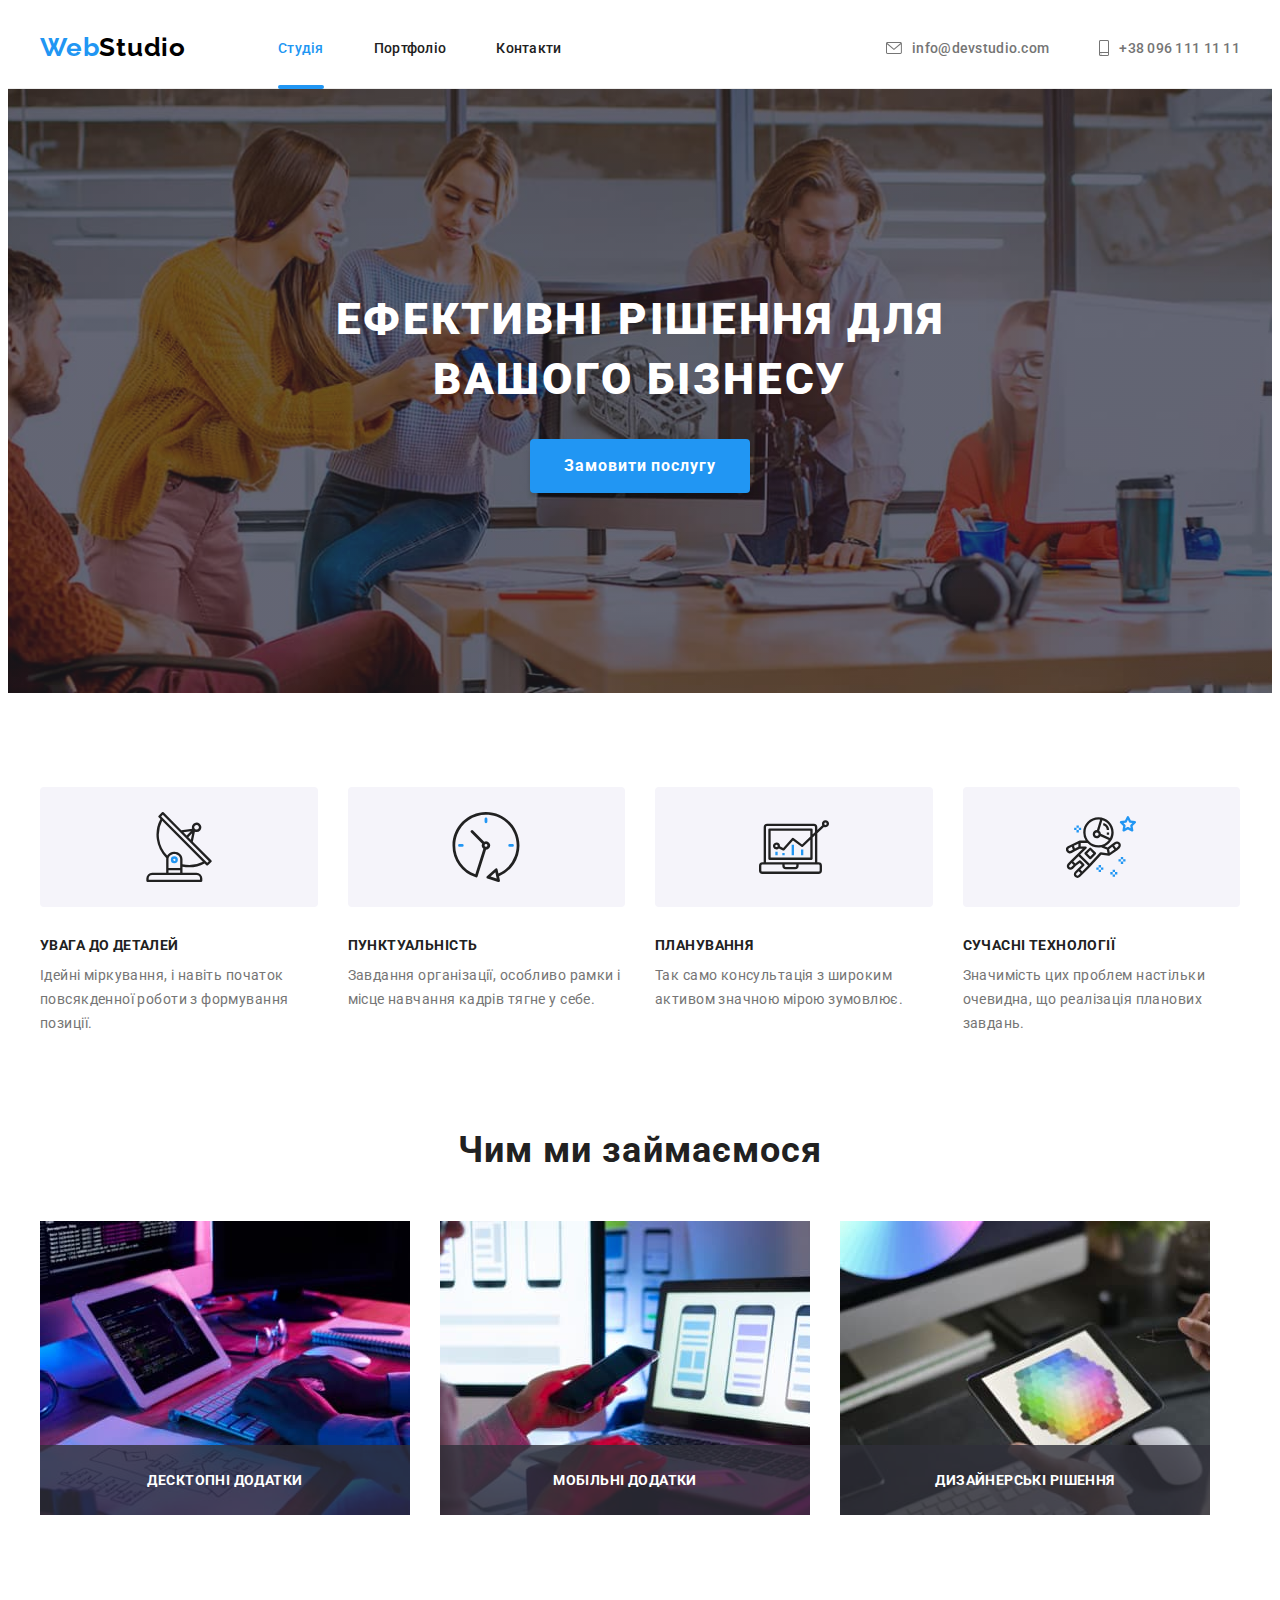
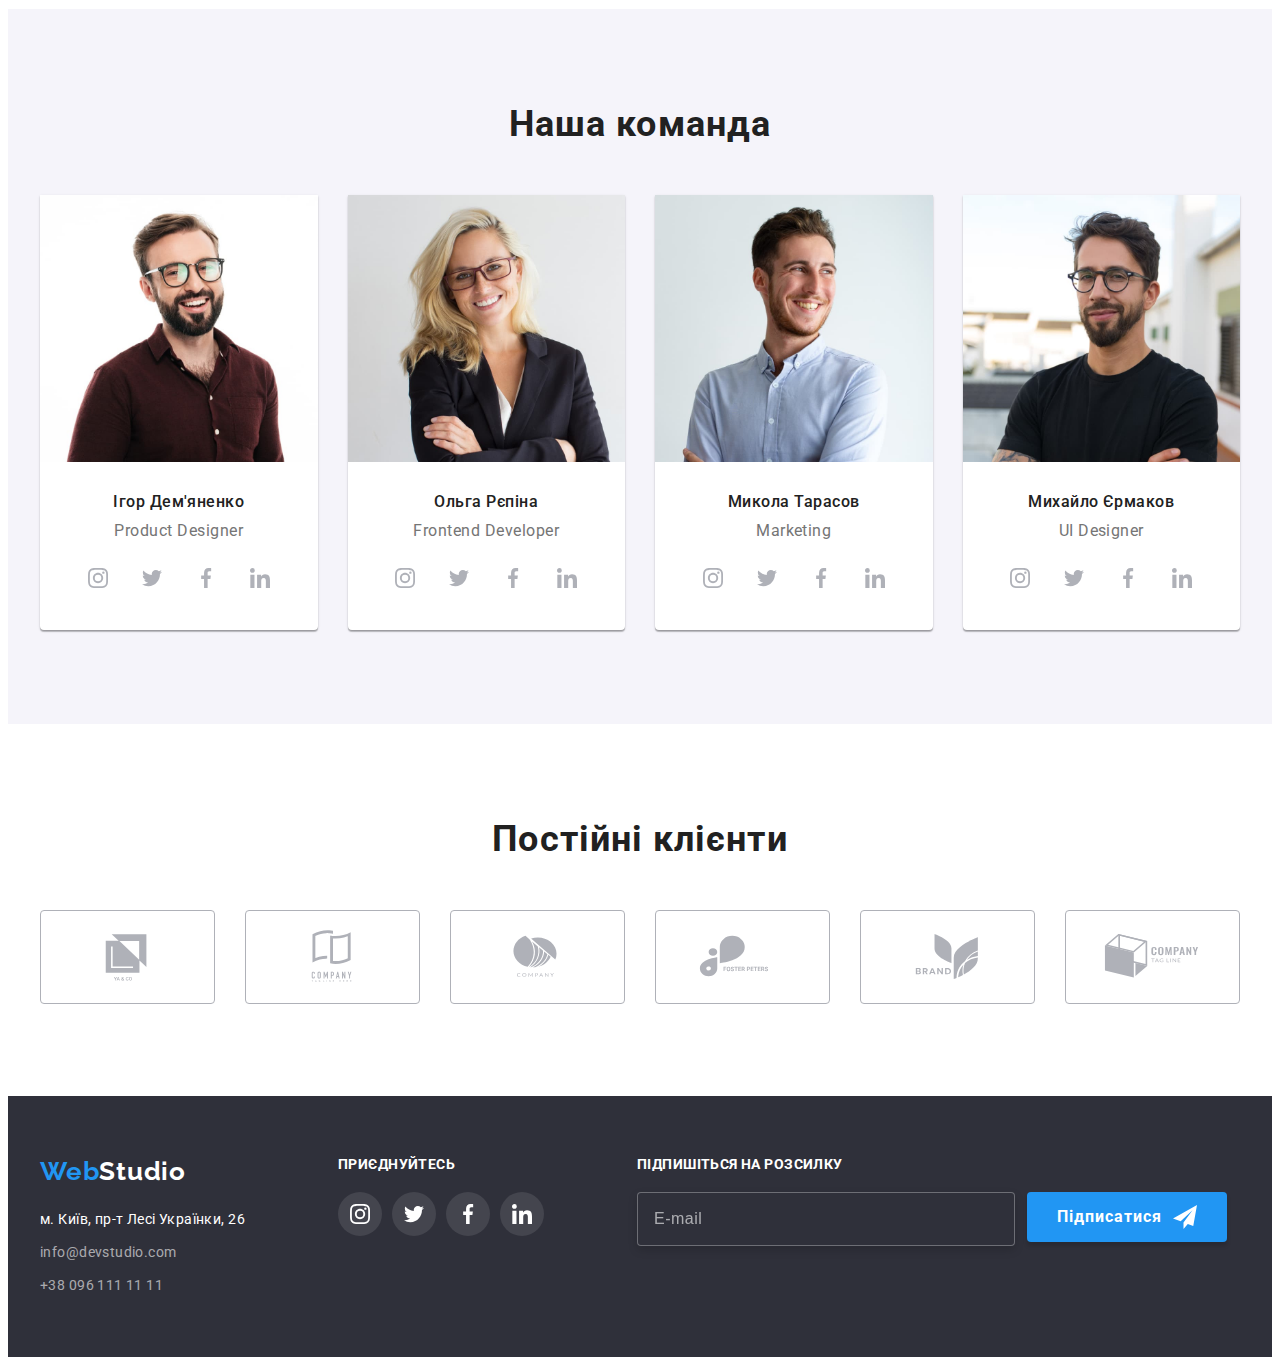
<file: index.html>
<!DOCTYPE html>
<html lang="uk">
  <head>
    <meta charset="UTF-8" />
    <meta http-equiv="X-UA-Compatible" content="IE=edge" />
    <meta name="viewport" content="width=device-width, initial-scale=1.0" />
    <title>Студія</title>
    <link rel="preconnect" href="https://fonts.googleapis.com" />
    <link rel="preconnect" href="https://fonts.gstatic.com" crossorigin />
    <link
      href="https://fonts.googleapis.com/css2?family=Raleway:wght@700&family=Roboto:wght@400;500;700;900&display=swap"
      rel="stylesheet"
    />
    <link
      rel="stylesheet"
      href="https://cdnjs.cloudflare.com/ajax/libs/modern-normalize/1.1.0/modern-normalize.min.css"
      integrity="sha512-wpPYUAdjBVSE4KJnH1VR1HeZfpl1ub8YT/NKx4PuQ5NmX2tKuGu6U/JRp5y+Y8XG2tV+wKQpNHVUX03MfMFn9Q=="
      crossorigin="anonymous"
      referrerpolicy="no-referrer"
    />
    <link rel="stylesheet" href="./css/main.min.css" />
  </head>

  <body>
    <header class="header">
      <div class="container header__container">
        <nav class="navigation">
          <a class="logo logo__navigation link" href="./index.html" lang="en">
            <span class="logo__part">Web</span>Studio</a
          >
          <ul class="menu list">
            <li class="menu__item">
              <a class="menu__link link current" href="./index.html">Студія</a>
            </li>
            <li class="menu__item">
              <a class="menu__link link" href="./portfolio.html">Портфоліо</a>
            </li>
            <li class="menu__item">
              <a class="menu__link link" href="#">Контакти</a>
            </li>
          </ul>
        </nav>
        <ul class="connect list">
          <li class="connect__list">
            <a class="connect__mail link" href="mailto:info@devstudio.com">
              <svg
                class="connect__icon connect-mail-icon"
                width="14"
                height="10"
              >
                <use href="./images/icons.svg#icon-mail"></use>
              </svg>
              info@devstudio.com</a
            >
          </li>
          <li class="connect__list">
            <a class="connect__tel link" href="tel:+380961111111">
              <svg
                class="connect__icon connect-tel-icon"
                width="10"
                height="14"
              >
                <use href="./images/icons.svg#icon-smartphone"></use>
              </svg>
              +38 096 111 11 11</a
            >
          </li>
        </ul>
        <button type="button" class="menu-open" data-menu-open>
          <svg width="40" height="40">
            <use href="./images/icons.svg#icon-menu"></use>
          </svg>
        </button>
      </div>
      <div class="mob-menu is-hidden" data-menu>
        <div class="mob-menu__container">
          <button type="button" class="menu-close" data-menu-close>
            <svg width="40" height="40">
              <use href="./images/icons.svg#icon-close_40px"></use>
            </svg>
          </button>
          <div class="mob-menu-top">
            <ul class="mob-menu-list list">
              <li class="mob-menu-list__item">
                <a class="mob-menu-list__link link current" href="./index.html"
                  >Студія</a
                >
              </li>
              <li class="mob-menu-list__item">
                <a class="mob-menu-list__link link" href="./portfolio.html"
                  >Портфоліо</a
                >
              </li>
              <li class="mob-menu-list__item">
                <a class="mob-menu-list__link link" href="#">Контакти</a>
              </li>
            </ul>
          </div>
          <div class="mob-menu-bottom">
            <ul class="mob-connect list">
              <li class="mob-connect__list">
                <a class="mob-connect__tel link" href="tel:+380961111111">
                  +38 096 111 11 11</a
                >
              </li>
              <li class="mob-connect__list">
                <a
                  class="mob-connect__mail link"
                  href="mailto:info@devstudio.com"
                >
                  info@devstudio.com</a
                >
              </li>
            </ul>
            <ul class="mob-soc list">
              <li class="mob-soc__list">
                <a href="" class="mob-soc__link link">Instagram</a>
              </li>
              <li class="mob-soc__list">
                <a href="" class="mob-soc__link link">Twitter</a>
              </li>
              <li class="mob-soc__list">
                <a href="" class="mob-soc__link link">Facebook</a>
              </li>
              <li class="mob-soc__list">
                <a href="" class="mob-soc__link link">LinkedIn</a>
              </li>
            </ul>
          </div>
        </div>
      </div>
    </header>

    <main>
      <section class="hero hero__container">
        <div class="wrap container">
          <h1 class="wrap__title">Ефективні рішення для вашого бізнесу</h1>
          <button class="wrap__btn" type="button" data-modal-open>
            Замовити послугу
          </button>
        </div>
      </section>

      <section class="about section">
        <div class="container about__container">
          <h2 class="visually-hidden">Наші особливості</h2>
          <ul class="experience about__experience">
            <li class="experience__item list">
              <div class="experience__box">
                <svg class="experience__icon" width="70" height="70">
                  <use href="./images/icons.svg#icon-antenna"></use>
                </svg>
              </div>
              <h3 class="experience__title">Увага до деталей</h3>
              <p class="experience__description">
                Ідейні міркування, і навіть початок повсякденної роботи з
                формування позиції.
              </p>
            </li>
            <li class="experience__item list">
              <div class="experience__box">
                <svg class="experience__icon" width="70" height="70">
                  <use href="./images/icons.svg#icon-clock"></use>
                </svg>
              </div>
              <h3 class="experience__title">Пунктуальність</h3>
              <p class="experience__description">
                Завдання організації, особливо рамки і місце навчання кадрів
                тягне у себе.
              </p>
            </li>
            <li class="experience__item list">
              <div class="experience__box">
                <svg class="experience__icon" width="70" height="70">
                  <use href="./images/icons.svg#icon-diagram"></use>
                </svg>
              </div>
              <h3 class="experience__title">Планування</h3>
              <p class="experience__description">
                Так само консультація з широким активом значною мірою зумовлює.
              </p>
            </li>
            <li class="experience__item list">
              <div class="experience__box">
                <svg class="experience__icon" width="70" height="70">
                  <use href="./images/icons.svg#icon-astronaut"></use>
                </svg>
              </div>
              <h3 class="experience__title">Сучасні технології</h3>
              <p class="experience__description">
                Значимість цих проблем настільки очевидна, що реалізація
                планових завдань.
              </p>
            </li>
          </ul>
        </div>
      </section>

      <section class="section what-we-do">
        <div class="container">
          <h2 class="what-we-do-title">Чим ми займаємося</h2>
          <ul class="what-we-do-list">
            <li class="list">
              <div class="what-we-do-overtext">
                <img
                  class="what-we-do-icon"
                  srcset="./images/img_1.jpg 1x, ./images/img_1_2x.jpg 2x"
                  src="./images/img_1.jpg"
                  alt="Руки за клавіатурою"
                  width="370"
                  height="294"
                />
                <p class="what-we-do-text">Десктопні додатки</p>
              </div>
            </li>
            <li class="list">
              <div class="what-we-do-overtext">
                <img
                  class="what-we-do-icon"
                  srcset="./images/img_2.jpg 1x, ./images/img_2_2x.jpg 2x"
                  src="./images/img_2.jpg"
                  alt="Руки зі смартоном"
                  width="370"
                  height="294"
                />
                <p class="what-we-do-text">Мобільні додатки</p>
              </div>
            </li>
            <li class="list">
              <div class="what-we-do-overtext">
                <img
                  class="what-we-do-icon"
                  srcset="./images/img_3.jpg 1x, ./images/img_3_2x.jpg 2x"
                  src="./images/img_3.jpg"
                  alt="Руки зі планшетом"
                  width="370"
                  height="294"
                />
                <p class="what-we-do-text">Дизайнерські рішення</p>
              </div>
            </li>
          </ul>
        </div>
      </section>

      <section class="section team">
        <div class="container">
          <h2 class="team-title">Наша команда</h2>
          <ul class="team-list">
            <li class="team-item list">
              <picture>
                <source
                  srcset="
                    ./images/team_card_1_igor.jpg    1x,
                    ./images/team_card_1_igor_2x.jpg 2x
                  "
                  media="(min-width: 1200px)"
                />
                <source
                  srcset="
                    ./images/team_card_1_igor_tab.jpg    1x,
                    ./images/team_card_1_igor_tab_2x.jpg 2x
                  "
                  media="(min-width: 768px)"
                />
                <source
                  srcset="
                    ./images/team_card_1_igor_mob.jpg    1x,
                    ./images/team_card_1_igor_mob_2x.jpg 2x
                  "
                  media="(min-width: 320px)"
                />
                <img
                  src="./images/team_card_1_igor_mob.jpg"
                  alt="Усміхненний бородань в окулярах"
                  width="450"
                  height="auto"
                />
              </picture>
              <div class="team-about-container">
                <h3 class="team-hero">Ігор Дем'яненко</h3>
                <p class="team-hero-prof" lang="en">Product Designer</p>
                <ul class="team-soc-list list">
                  <li class="team-soc-item">
                    <a
                      href=""
                      target="_blank"
                      rel="noopener noreferrer nofollow"
                      class="team-soc-link link"
                    >
                      <svg class="team-soc-icon" width="20" height="20">
                        <use href="./images/icons.svg#icon-instagram"></use>
                      </svg>
                    </a>
                  </li>
                  <li class="team-soc-item">
                    <a
                      href=""
                      target="_blank"
                      rel="noopener noreferrer nofollow"
                      class="team-soc-link link"
                    >
                      <svg class="team-soc-icon" width="20" height="20">
                        <use href="./images/icons.svg#icon-twitter"></use>
                      </svg>
                    </a>
                  </li>
                  <li class="team-soc-item">
                    <a
                      href=""
                      target="_blank"
                      rel="noopener noreferrer nofollow"
                      class="team-soc-link link"
                    >
                      <svg class="team-soc-icon" width="20" height="20">
                        <use href="./images/icons.svg#icon-facebook"></use>
                      </svg>
                    </a>
                  </li>
                  <li class="team-soc-item">
                    <a
                      href=""
                      target="_blank"
                      rel="noopener noreferrer nofollow"
                      class="team-soc-link link"
                    >
                      <svg class="team-soc-icon" width="20" height="20">
                        <use href="./images/icons.svg#icon-linkedin"></use>
                      </svg>
                    </a>
                  </li>
                </ul>
              </div>
            </li>
            <li class="team-item list">
              <picture>
                <source
                  srcset="
                    ./images/team_card_2_olha.jpg    1x,
                    ./images/team_card_2_olha_2x.jpg 2x
                  "
                  media="(min-width: 1200px)"
                />
                <source
                  srcset="
                    ./images/team_card_2_olha_tab.jpg    1x,
                    ./images/team_card_2_olha_tab_2x.jpg 2x
                  "
                  media="(min-width: 768px)"
                />
                <source
                  srcset="
                    ./images/team_card_2_olha_mob.jpg    1x,
                    ./images/team_card_2_olha_mob_2x.jpg 2x
                  "
                  media="(min-width: 320px)"
                />
                <img
                  src="./images/team_card_2_olha_mob.jpg"
                  alt="Єдина жінка"
                  width="450"
                  height="auto"
                />
              </picture>
              <div class="team-about-container">
                <h3 class="team-hero">Ольга Рєпіна</h3>
                <p class="team-hero-prof" lang="en">Frontend Developer</p>
                <ul class="team-soc-list list">
                  <li class="team-soc-item">
                    <a
                      href=""
                      target="_blank"
                      rel="noopener noreferrer nofollow"
                      class="team-soc-link link"
                    >
                      <svg class="team-soc-icon" height="20" width="20">
                        <use href="./images/icons.svg#icon-instagram"></use>
                      </svg>
                    </a>
                  </li>
                  <li class="team-soc-item">
                    <a
                      href=""
                      target="_blank"
                      rel="noopener noreferrer nofollow"
                      class="team-soc-link link"
                    >
                      <svg class="team-soc-icon" height="20" width="20">
                        <use href="./images/icons.svg#icon-twitter"></use>
                      </svg>
                    </a>
                  </li>
                  <li class="team-soc-item">
                    <a
                      href=""
                      target="_blank"
                      rel="noopener noreferrer nofollow"
                      class="team-soc-link link"
                    >
                      <svg class="team-soc-icon" height="20" width="20">
                        <use href="./images/icons.svg#icon-facebook"></use>
                      </svg>
                    </a>
                  </li>
                  <li class="team-soc-item">
                    <a
                      href=""
                      target="_blank"
                      rel="noopener noreferrer nofollow"
                      class="team-soc-link link"
                    >
                      <svg class="team-soc-icon" height="20" width="20">
                        <use href="./images/icons.svg#icon-linkedin"></use>
                      </svg>
                    </a>
                  </li>
                </ul>
              </div>
            </li>
            <li class="team-item list">
              <picture>
                <source
                  srcset="
                    ./images/team_card_3_mykola.jpg    1x,
                    ./images/team_card_3_mykola_2x.jpg 2x
                  "
                  media="(min-width: 1200px)"
                />
                <source
                  srcset="
                    ./images/team_card_3_mykola_tab.jpg    1x,
                    ./images/team_card_3_mykola_tab_2x.jpg 2x
                  "
                  media="(min-width: 768px)"
                />
                <source
                  srcset="
                    ./images/team_card_3_mykola_mob.jpg    1x,
                    ./images/team_card_3_mykola_mob_2x.jpg 2x
                  "
                  media="(min-width: 320px)"
                />
                <img
                  src="./images/team_card_3_mykola_mob.jpg"
                  alt="Усміхнений парубок без окулрів"
                  width="450"
                  height="auto"
                />
              </picture>
              <div class="team-about-container">
                <h3 class="team-hero">Микола Тарасов</h3>
                <p class="team-hero-prof" lang="en">Marketing</p>
                <ul class="team-soc-list list">
                  <li class="team-soc-item">
                    <a
                      href=""
                      target="_blank"
                      rel="noopener noreferrer nofollow"
                      class="team-soc-link link"
                    >
                      <svg class="team-soc-icon" height="20" width="20">
                        <use href="./images/icons.svg#icon-instagram"></use>
                      </svg>
                    </a>
                  </li>
                  <li class="team-soc-item">
                    <a
                      href=""
                      target="_blank"
                      rel="noopener noreferrer nofollow"
                      class="team-soc-link link"
                    >
                      <svg class="team-soc-icon" height="20" width="20">
                        <use href="./images/icons.svg#icon-twitter"></use>
                      </svg>
                    </a>
                  </li>
                  <li class="team-soc-item">
                    <a
                      href=""
                      target="_blank"
                      rel="noopener noreferrer nofollow"
                      class="team-soc-link link"
                    >
                      <svg class="team-soc-icon" height="20" width="20">
                        <use href="./images/icons.svg#icon-facebook"></use>
                      </svg>
                    </a>
                  </li>
                  <li class="team-soc-item">
                    <a
                      href=""
                      target="_blank"
                      rel="noopener noreferrer nofollow"
                      class="team-soc-link link"
                    >
                      <svg class="team-soc-icon" height="20" width="20">
                        <use href="./images/icons.svg#icon-linkedin"></use>
                      </svg>
                    </a>
                  </li>
                </ul>
              </div>
            </li>
            <li class="team-item list">
              <picture>
                <source
                  srcset="
                    ./images/team_card_4_mykhaylo.jpg    1x,
                    ./images/team_card_4_mykhaylo_2x.jpg 2x
                  "
                  media="(min-width: 1200px)"
                />
                <source
                  srcset="
                    ./images/team_card_4_mykhaylo_tab.jpg    1x,
                    ./images/team_card_4_mykhaylo_tab_2x.jpg 2x
                  "
                  media="(min-width: 768px)"
                />
                <source
                  srcset="
                    ./images/team_card_4_mykhaylo_mob.jpg    1x,
                    ./images/team_card_4_mykhaylo_mob_2x.jpg 2x
                  "
                  media="(min-width: 320px)"
                />
                <img
                  src="./images/team_card_4_mykhaylo_mob.jpg"
                  alt="Щось підозрюючий бородань в окулярах"
                  width="450"
                  height="auto"
                />
              </picture>
              <div class="team-about-container">
                <h3 class="team-hero">Михайло Єрмаков</h3>
                <p class="team-hero-prof" lang="en">UI Designer</p>
                <ul class="team-soc-list list">
                  <li class="team-soc-item">
                    <a
                      href=""
                      target="_blank"
                      rel="noopener noreferrer nofollow"
                      class="team-soc-link link"
                    >
                      <svg class="team-soc-icon" height="20" width="20">
                        <use href="./images/icons.svg#icon-instagram"></use>
                      </svg>
                    </a>
                  </li>
                  <li class="team-soc-item">
                    <a
                      href=""
                      target="_blank"
                      rel="noopener noreferrer nofollow"
                      class="team-soc-link link"
                    >
                      <svg class="team-soc-icon" height="20" width="20">
                        <use href="./images/icons.svg#icon-twitter"></use>
                      </svg>
                    </a>
                  </li>
                  <li class="team-soc-item">
                    <a
                      href=""
                      target="_blank"
                      rel="noopener noreferrer nofollow"
                      class="team-soc-link link"
                    >
                      <svg class="team-soc-icon" height="20" width="20">
                        <use href="./images/icons.svg#icon-facebook"></use>
                      </svg>
                    </a>
                  </li>
                  <li class="team-soc-item">
                    <a
                      href=""
                      target="_blank"
                      rel="noopener noreferrer nofollow"
                      class="team-soc-link link"
                    >
                      <svg class="team-soc-icon" height="20" width="20">
                        <use href="./images/icons.svg#icon-linkedin"></use>
                      </svg>
                    </a>
                  </li>
                </ul>
              </div>
            </li>
          </ul>
        </div>
      </section>
      <section class="section">
        <div class="container">
          <h2 class="partner-title">Постійні клієнти</h2>
          <ul class="partner-list list">
            <li class="partner-item">
              <a
                href=""
                target="_blank"
                rel="noopener noreferrer nofollow"
                class="partner-link link"
              >
                <svg class="partner-icon" width="106" height="60">
                  <use href="./images/icons.svg#icon-Logo1"></use>
                </svg>
              </a>
            </li>
            <li class="partner-item">
              <a
                href=""
                target="_blank"
                rel="noopener noreferrer nofollow"
                class="partner-link link"
              >
                <svg class="partner-icon" width="106" height="60">
                  <use href="./images/icons.svg#icon-Logo2"></use>
                </svg>
              </a>
            </li>
            <li class="partner-item">
              <a
                href=""
                target="_blank"
                rel="noopener noreferrer nofollow"
                class="partner-link link"
              >
                <svg class="partner-icon" width="106" height="60">
                  <use href="./images/icons.svg#icon-Logo3"></use>
                </svg>
              </a>
            </li>
            <li class="partner-item">
              <a
                href=""
                target="_blank"
                rel="noopener noreferrer nofollow"
                class="partner-link link"
              >
                <svg class="partner-icon" width="106" height="60">
                  <use href="./images/icons.svg#icon-Logo4"></use>
                </svg>
              </a>
            </li>
            <li class="partner-item">
              <a
                href=""
                target="_blank"
                rel="noopener noreferrer nofollow"
                class="partner-link link"
              >
                <svg class="partner-icon" width="106" height="60">
                  <use href="./images/icons.svg#icon-Logo5"></use>
                </svg>
              </a>
            </li>
            <li class="partner-item">
              <a
                href=""
                target="_blank"
                rel="noopener noreferrer nofollow"
                class="partner-link link"
              >
                <svg class="partner-icon" width="106" height="60">
                  <use href="./images/icons.svg#icon-Logo6"></use>
                </svg>
              </a>
            </li>
          </ul>
        </div>
      </section>
    </main>

    <footer class="footer">
      <div class="container footer-cont">
        <div class="footer-wrap">
          <div class="footer-right">
            <a class="footer-logo link" href="./index.html" lang="en">
              <span class="footer-logo-part">Web</span>Studio</a
            >
            <address class="footer-adress">
              <ul class="footer-link list">
                <li class="footer-list-link">
                  <a
                    class="footer-address link"
                    href="https://goo.gl/maps/BE6YMUcG3WjpmZPy9"
                    target="_blank"
                    rel="noopener noreferrer nofollow"
                    >м. Київ, пр-т Лесі Українки, 26</a
                  >
                </li>
                <li class="footer-list-link">
                  <a class="footer-list link" href="mailto:info@devstudio.com"
                    >info@devstudio.com</a
                  >
                </li>
                <li class="footer-list-link">
                  <a class="footer-list link" href="tel:+380961111111"
                    >+38 096 111 11 11</a
                  >
                </li>
              </ul>
            </address>
          </div>
          <div class="footer-soc-left">
            <p class="footer-soc-title">приєднуйтесь</p>
            <ul class="footer-soc-list list">
              <li class="footer-soc-item">
                <a href="" class="footer-soc-link link">
                  <svg class="footer-soc-icon" width="20" height="20">
                    <use href="./images/icons.svg#icon-instagram"></use>
                  </svg>
                </a>
              </li>
              <li class="footer-soc-item">
                <a href="" class="footer-soc-link link">
                  <svg class="footer-soc-icon" width="20" height="20">
                    <use href="./images/icons.svg#icon-twitter"></use>
                  </svg>
                </a>
              </li>
              <li class="footer-soc-item">
                <a href="" class="footer-soc-link link">
                  <svg class="footer-soc-icon" width="20" height="20">
                    <use href="./images/icons.svg#icon-facebook"></use>
                  </svg>
                </a>
              </li>
              <li class="footer-soc-item">
                <a href="" class="footer-soc-link link">
                  <svg class="footer-soc-icon" width="20" height="20">
                    <use href="./images/icons.svg#icon-linkedin"></use>
                  </svg>
                </a>
              </li>
            </ul>
          </div>
        </div>
        <div class="footer-join">
          <p class="footer-join-title">Підпишіться на розсилку</p>
          <form class="footer-join-form">
            <input
              type="email"
              name="fooier-user-name"
              class="footer-email-input"
              required
              placeholder="E-mail"
            />
            <button type="submit" class="footer-join-btn">
              <span class="footer-btn-spam">Підписатися</span>
              <svg class="footer-btn-icon" width="24" height="24">
                <use href="./images/icons.svg#icon-icon-send"></use>
              </svg>
            </button>
          </form>
        </div>
      </div>
    </footer>
    <div class="backdrop is-hidden" data-modal>
      <div class="modal">
        <button type="button" class="modal-close" data-modal-close>
          <svg class="modal-close-icon" width="18" height="18">
            <use href="./images/icons.svg#icon-close-black-18dp"></use>
          </svg>
        </button>
        <p class="modal-title">Залиште свої дані, ми вам передзвонимо</p>
        <form class="modal-form">
          <label class="input-label">
            <span class="input-label-text">Ім'я</span>
            <span class="input-wrap">
              <input
                type="text"
                name="user-name"
                class="modal-input"
                required
              />
              <svg class="modal-input-icon" width="18" height="18">
                <use href="./images/icons.svg#icon-person"></use>
              </svg>
            </span>
          </label>
          <label class="input-label">
            <span class="input-label-text">Телефон</span>
            <span class="input-wrap">
              <input type="tel" name="user-tel" class="modal-input" required />
              <svg class="modal-input-icon" width="18" height="18">
                <use href="./images/icons.svg#icon-phone"></use>
              </svg>
            </span>
          </label>
          <label class="input-label">
            <span class="input-label-text">Пошта</span>
            <span class="input-wrap">
              <input
                type="email"
                name="user-mail"
                class="modal-input"
                required
              />
              <svg class="modal-input-icon" width="18" height="18">
                <use href="./images/icons.svg#icon-email-black"></use>
              </svg>
            </span>
          </label>
          <div class="modal-field">
            <label for="user-comment" class="input-label-text">Коментар</label>
            <textarea
              name="user-comment"
              id="user-comment"
              class="modal-text"
              placeholder="Введіть текст"
            ></textarea>
          </div>

          <label class="modal-checkbox">
            <input
              type="checkbox"
              name="user-agreement"
              value="check"
              class="checkbox-input visually-hidden"
            />
            <span class="modal-checkbox-icon">
              <svg class="checkbox-icon" width="16" height="15">
                <use href="./images/icons.svg#icon-check"></use>
              </svg>
            </span>
            <span class="modal-checkbox-text"
              >Погоджуюся з розсилкою та приймаю</span
            >
            <a href="#" class="modal-checkbox-link">Умови договору</a>
          </label>
          <button type="submit" class="modal-btn">Відправити</button>
        </form>
      </div>
    </div>
    <script src="./js/modal.js"></script>
    <script src="./js/menu.js"></script>
  </body>
</html>
</file>
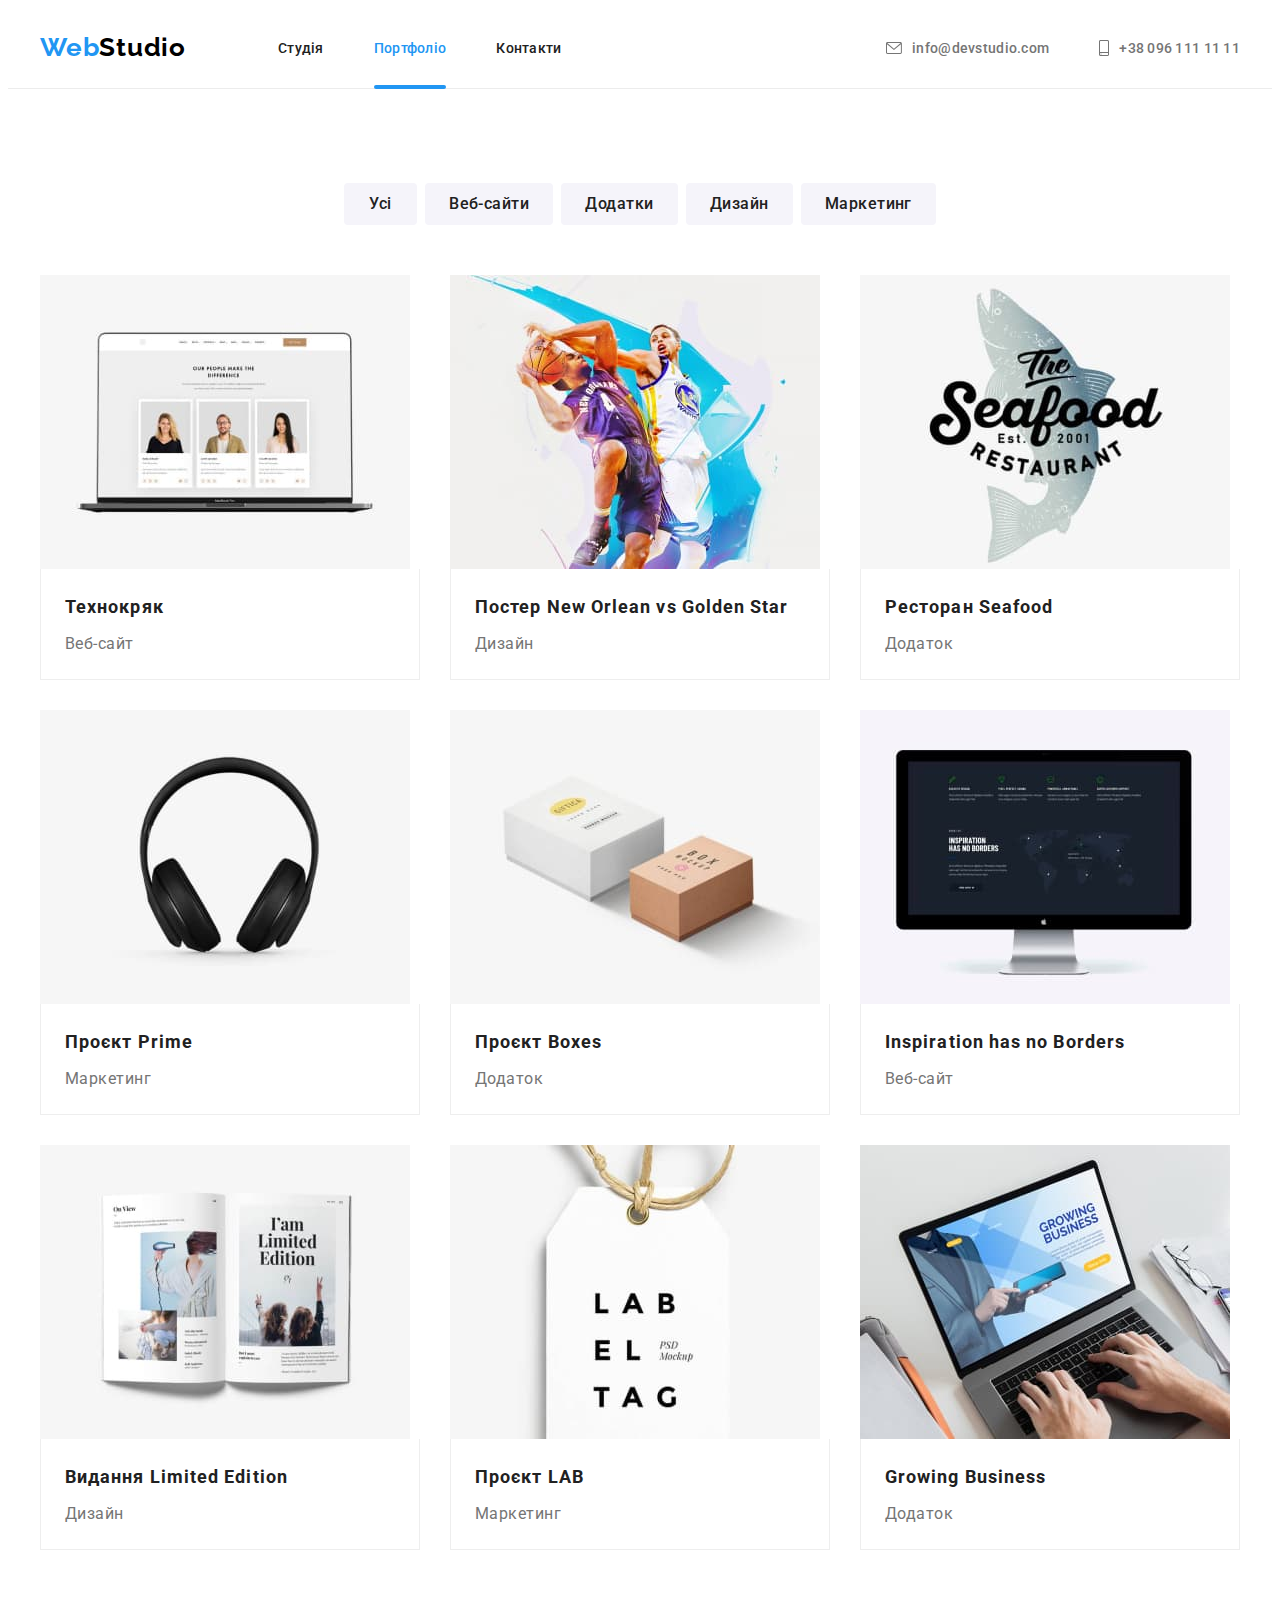
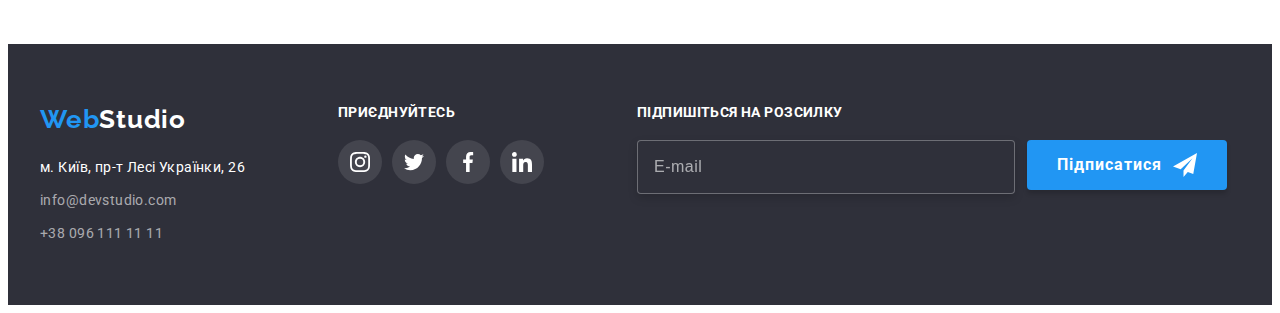
<file: portfolio.html>
<!DOCTYPE html>
<html lang="uk">
  <head>
    <meta charset="UTF-8" />
    <meta http-equiv="X-UA-Compatible" content="IE=edge" />
    <meta name="viewport" content="width=device-width, initial-scale=1.0" />
    <title>Портфоліо</title>
    <link rel="preconnect" href="https://fonts.googleapis.com" />
    <link rel="preconnect" href="https://fonts.gstatic.com" crossorigin />
    <link
      href="https://fonts.googleapis.com/css2?family=Raleway:wght@700&family=Roboto:wght@400;500;700;900&display=swap"
      rel="stylesheet"
    />

    <link
      rel="stylesheet"
      href="https://cdnjs.cloudflare.com/ajax/libs/modern-normalize/1.1.0/modern-normalize.min.css"
      integrity="sha512-wpPYUAdjBVSE4KJnH1VR1HeZfpl1ub8YT/NKx4PuQ5NmX2tKuGu6U/JRp5y+Y8XG2tV+wKQpNHVUX03MfMFn9Q=="
      crossorigin="anonymous"
      referrerpolicy="no-referrer"
    />

    <!-- <link rel="stylesheet" href="./css/styles.css" /> -->
    <link rel="stylesheet" href="./css/main.min.css">
  </head>

  <body>
    <header class="header">
      <div class="container header__container">
        <nav class="navigation">
          <a class="logo logo__navigation link" href="./index.html" lang="en">
            <span class="logo__part">Web</span>Studio</a
          >
          <ul class="menu list">
            <li class="menu__item">
              <a class="menu__link link" href="./index.html">Студія</a>
            </li>
            <li class="menu__item">
              <a class="menu__link link current" href="./portfolio.html"
                >Портфоліо</a
              >
            </li>
            <li class="menu__item">
              <a class="menu__link link" href="#">Контакти</a>
            </li>
          </ul>
        </nav>
        <ul class="connect list">
          <li class="connect__list">
            <a class="connect__mail link" href="mailto:info@devstudio.com">
              <svg class="connect__icon" width="16" height="12">
                <use href="./images/icons.svg#icon-mail"></use>
              </svg>
              info@devstudio.com</a
            >
          </li>
          <li class="connect__list">
            <a class="connect__tel link" href="tel:+380961111111">
              <svg class="connect__icon" width="10" height="16">
                <use href="./images/icons.svg#icon-smartphone"></use>
              </svg>
              +38 096 111 11 11</a
            >
          </li>
        </ul>
      </div>
    </header>
    <main>
      <section class="cards section">
        <div class="container">
          <h1 class="visually-hidden">Фільтр розділів</h1>
          <ul class="hero-list-btn list">
            <li class="hero-list-button">
              <button class="hero-btn pointer" type="button">Усі</button>
            </li>
            <li class="hero-list-button">
              <button class="hero-btn pointer" type="button">Веб-сайти</button>
            </li>
            <li class="hero-list-button">
              <button class="hero-btn pointer" type="button">Додатки</button>
            </li>
            <li class="hero-list-button">
              <button class="hero-btn pointer" type="button">Дизайн</button>
            </li>
            <li class="hero-list-button">
              <button class="hero-btn pointer" type="button">Маркетинг</button>
            </li>
          </ul>

          <ul class="hero-list-icn list">
            <li class="hero-link">
              <a href="#" class="portfolio-link link">
                <div class="portfolio-card-img">
                  <img
                    src="./images/img_portfolio_1.jpg"
                    alt="Сайт з людьми"
                    width="370"
                    height="294"
                  />
                  <p class="portfolio-img-text">
                    Ресурс пропонує комплексні пропозиції з різним рівнем
                    функціоналу та сервісів. Все це дозволить відвідувачу
                    отримати вичерпні відомості про компанію чи приватну особу.
                  </p>
                </div>

                <div class="hero-about">
                  <h2 class="hero-title">Технокряк</h2>
                  <p class="hero-p">Веб-сайт</p>
                </div>
              </a>
            </li>

            <li class="hero-link">
              <a href="#" class="portfolio-link link">
                <div class="portfolio-card-img">
                  <img
                    src="./images/img_portfolio_2.jpg"
                    alt="Баскетболісти"
                    width="370"
                    height="294"
                  />
                  <p class="portfolio-img-text">
                    Ресурс пропонує комплексні пропозиції з різним рівнем
                    функціоналу та сервісів. Все це дозволить відвідувачу
                    отримати вичерпні відомості про компанію чи приватну особу.
                  </p>
                </div>
                <div class="hero-about">
                  <h2 class="hero-title">Постер New Orlean vs Golden Star</h2>
                  <p class="hero-p">Дизайн</p>
                </div>
              </a>
            </li>

            <li class="hero-link">
              <a href="#" class="portfolio-link link">
                <div class="portfolio-card-img">
                  <img
                    src="./images/img_portfolio_3.jpg"
                    alt="Рибний ресторан"
                    width="370"
                    height="294"
                  />
                  <p class="portfolio-img-text">
                    Ресурс пропонує комплексні пропозиції з різним рівнем
                    функціоналу та сервісів. Все це дозволить відвідувачу
                    отримати вичерпні відомості про компанію чи приватну особу.
                  </p>
                </div>
                <div class="hero-about">
                  <h2 class="hero-title">Ресторан Seafood</h2>
                  <p class="hero-p">Додаток</p>
                </div>
              </a>
            </li>

            <li class="hero-link">
              <a href="#" class="portfolio-link link">
                <div class="portfolio-card-img">
                  <img
                    src="./images/img_portfolio_4.jpg"
                    alt="Навушники"
                    width="370"
                    height="294"
                  />
                  <p class="portfolio-img-text">
                    Ресурс пропонує комплексні пропозиції з різним рівнем
                    функціоналу та сервісів. Все це дозволить відвідувачу
                    отримати вичерпні відомості про компанію чи приватну особу.
                  </p>
                </div>
                <div class="hero-about">
                  <h2 class="hero-title">Проєкт Prime</h2>
                  <p class="hero-p">Маркетинг</p>
                </div>
              </a>
            </li>

            <li class="hero-link">
              <a href="#" class="portfolio-link link">
                <div class="portfolio-card-img">
                  <img
                    src="./images/img_portfolio_5.jpg"
                    alt="Коробки"
                    width="370"
                    height="294"
                  />
                  <p class="portfolio-img-text">
                    Ресурс пропонує комплексні пропозиції з різним рівнем
                    функціоналу та сервісів. Все це дозволить відвідувачу
                    отримати вичерпні відомості про компанію чи приватну особу.
                  </p>
                </div>
                <div class="hero-about">
                  <h2 class="hero-title">Проєкт Boxes</h2>
                  <p class="hero-p">Додаток</p>
                </div>
              </a>
            </li>

            <li class="hero-link">
              <a href="#" class="portfolio-link link">
                <div class="portfolio-card-img">
                  <img
                    src="./images/img_portfolio_6.jpg"
                    alt="Єкран монітору"
                    width="370"
                    height="294"
                  />
                  <p class="portfolio-img-text">
                    Ресурс пропонує комплексні пропозиції з різним рівнем
                    функціоналу та сервісів. Все це дозволить відвідувачу
                    отримати вичерпні відомості про компанію чи приватну особу.
                  </p>
                </div>
                <div class="hero-about">
                  <h2 class="hero-title" lang="en">
                    Inspiration has no Borders
                  </h2>
                  <p class="hero-p">Веб-сайт</p>
                </div>
              </a>
            </li>

            <li class="hero-link">
              <a href="#" class="portfolio-link link">
                <div class="portfolio-card-img">
                  <img
                    src="./images/img_portfolio_7.jpg"
                    alt="Книга"
                    width="370"
                    height="294"
                  />
                  <p class="portfolio-img-text">
                    Ресурс пропонує комплексні пропозиції з різним рівнем
                    функціоналу та сервісів. Все це дозволить відвідувачу
                    отримати вичерпні відомості про компанію чи приватну особу.
                  </p>
                </div>
                <div class="hero-about">
                  <h2 class="hero-title">Видання Limited Edition</h2>
                  <p class="hero-p">Дизайн</p>
                </div>
              </a>
            </li>

            <li class="hero-link">
              <a href="#" class="portfolio-link link">
                <div class="portfolio-card-img">
                  <img
                    src="./images/img_portfolio_8.jpg"
                    alt="Бірка"
                    width="370"
                    height="294"
                  />
                  <p class="portfolio-img-text">
                    Ресурс пропонує комплексні пропозиції з різним рівнем
                    функціоналу та сервісів. Все це дозволить відвідувачу
                    отримати вичерпні відомості про компанію чи приватну особу.
                  </p>
                </div>
                <div class="hero-about">
                  <h2 class="hero-title">Проєкт LAB</h2>
                  <p class="hero-p">Маркетинг</p>
                </div>
              </a>
            </li>

            <li class="hero-link">
              <a href="#" class="portfolio-link link">
                <div class="portfolio-card-img">
                  <img
                    src="./images/img_portfolio_9.jpg"
                    alt="Працюють за ноутбуком"
                    width="370"
                    height="294"
                  />
                  <p class="portfolio-img-text">
                    Ресурс пропонує комплексні пропозиції з різним рівнем
                    функціоналу та сервісів. Все це дозволить відвідувачу
                    отримати вичерпні відомості про компанію чи приватну особу.
                  </p>
                </div>
                <div class="hero-about">
                  <h2 class="hero-title" lang="en">Growing Business</h2>
                  <p class="hero-p">Додаток</p>
                </div>
              </a>
            </li>
          </ul>
        </div>
      </section>
    </main>
    <footer class="footer">
      <div class="container footer-cont">
        <div class="footer-right">
          <a class="footer-logo link" href="./index.html" lang="en">
            <span class="footer-logo-part">Web</span>Studio</a
          >
          <address class="footer-adress">
            <ul class="footer-link list">
              <li class="footer-list-link">
                <a
                  class="footer-address link"
                  href="https://goo.gl/maps/BE6YMUcG3WjpmZPy9"
                  target="_blank"
                  rel="noopener noreferrer nofollow"
                  >м. Київ, пр-т Лесі Українки, 26</a
                >
              </li>
              <li class="footer-list-link">
                <a class="footer-list link" href="mailto:info@devstudio.com"
                  >info@devstudio.com</a
                >
              </li>
              <li class="footer-list-link">
                <a class="footer-list link" href="tel:+380961111111"
                  >+38 096 111 11 11</a
                >
              </li>
            </ul>
          </address>
        </div>
        <div class="footer-soc-left">
          <p class="footer-soc-title">приєднуйтесь</p>
          <ul class="footer-soc-list list">
            <li class="footer-soc-item">
              <a href="" class="footer-soc-link link">
                <svg class="footer-soc-icon" width="20" height="20">
                  <use href="./images/icons.svg#icon-instagram"></use>
                </svg>
              </a>
            </li>
            <li class="footer-soc-item">
              <a href="" class="footer-soc-link link">
                <svg class="footer-soc-icon" width="20" height="20">
                  <use href="./images/icons.svg#icon-twitter"></use>
                </svg>
              </a>
            </li>
            <li class="footer-soc-item">
              <a href="" class="footer-soc-link link">
                <svg class="footer-soc-icon" width="20" height="20">
                  <use href="./images/icons.svg#icon-facebook"></use>
                </svg>
              </a>
            </li>
            <li class="footer-soc-item">
              <a href="" class="footer-soc-link link">
                <svg class="footer-soc-icon" width="20" height="20">
                  <use href="./images/icons.svg#icon-linkedin"></use>
                </svg>
              </a>
            </li>
          </ul>
        </div>
        <div class="footer-join">
          <p class="footer-join-title">Підпишіться на розсилку</p>
          <form class="footer-join-form">
            <input
              type="email"
              name="fooier-user-name"
              class="footer-email-input"
              required
              placeholder="E-mail"
            />
            <button type="submit" class="footer-join-btn">
              <span class="footer-btn-spam">Підписатися</span>
              <svg class="footer-btn-icon" width="24" height="24">
                <use href="./images/icons.svg#icon-icon-send"></use>
              </svg>
            </button>
          </form>
        </div>
      </div>
    </footer>
  </body>
</html>
</file>
<file: css/styles.css>
/* !!!!!!!!!!HEADER!!!!!!!!!! */



/* !!!!!!!!!!!!!MAIN!!!!!!!!!!!!!!! */
/*!!!!!!!!!!! SECTION-1 hero!!!!!!!!!! */



/* !!!!!!!!!!SECTION-2 about !!!!!!!!!!*/




/*!!!!!!!!!!!SECTION-3 works!!!!!!!!!!!! */


/*!!!!!!!!!!!!!SECTION-4 team!!!!!!!!! */



/* !!!!!!!!!!!SECTION-5 partners!!!!!!!! */



/* !!!!!!!!!!!FOOTER!!!!!!!! */


/* !!!!!!!!!!!!!PORTFOLIO!!!!!!!!!!!!! */
/* !!!!!!!!!!!!!!BUTTONS filters!!!!!!!!!!!!!!*/



/*!!!!!!!!!!!!!!!IMAGES cards!!!!!!!!!!!!!*/



/* !!!!!!!!!!!!!!!!!!!MODAL!!!!!!!!!!!!!!!!!!!! */
</file>
<file: css/main.min.css>
.footer-soc-link,.partner-link,.team-soc-link,.experience__box,.connect__tel,.connect__mail,.modal-close{display:flex;align-items:center}body{font-family:"roboto",sans-serif;background-color:var(--gray-white);color:var(--maine_color)}:root{--maine_color: #757575;--gray-black-logo: #000000;--gray-blue: #2196f3;--gray-black: #212121;--gray-background: #2f303a;--gray-white: #ffffff;--gray-blue-button: #188ce8;--team-background: #f5f4fa;--footer-background: #2f303a;--footer-address: rgba(255, 255, 255, 0.6);--color-box: #eeeeee;--ramka-top: #ececec;--border-color: #afb1b8;--footer-icon: rgba(255, 255, 255, 0.1);--slogan-bg: #c4c4c4;--transition-param: 250ms cubic-bezier(0.4, 0, 0.2, 1);--back-portfolio-img-text: rgba(33, 150, 243, 0.9);--backdrop-color: rgba(0, 0, 0, 0.2);--what-we-do-boz: rgba(47, 48, 58, 0.8);--placeholder-modal-field-color: rgba(117, 117, 117, 0.5)}.visually-hidden{position:absolute;white-space:nowrap;width:1px;height:1px;overflow:hidden;border:0;padding:0;clip:rect(0 0 0 0);-webkit-clip-path:inset(50%);clip-path:inset(50%);margin:-1px}.is-hidden{opacity:0;visibility:hidden;pointer-events:none}.list{list-style:none}.link{text-decoration:none}p,h1,h2,h3,h4,h5,h6{margin:0}ul,ol{margin:0;padding-left:0}button{cursor:pointer}address{font-style:normal}img{display:block;max-width:100%;height:auto}.container{width:100%;padding-right:15px;padding-left:15px;margin:0 auto}@media screen and (min-width: 480px){.container{max-width:480px}}@media screen and (min-width: 768px){.container{max-width:768px}}@media screen and (min-width: 1200px){.container{max-width:1200px}}.section{padding:60px 0}@media screen and (min-width: 1200px){.section{padding:94px 0}}.backdrop{width:100%;height:100%;background-color:var(--backdrop-color);position:fixed;top:0;transition:opacity var(--transition-param),visibility var(--transition-param)}.backdrop.is-hidden{opacity:0;visibility:hidden;pointer-events:none}.backdrop.is-hidden .modal{transform:translate(-50%, -50%) scaleY(0)}.modal{width:90%;min-height:609px;background:var(--gray-white);box-shadow:0px 1px 3px rgba(0,0,0,.12),0px 1px 1px rgba(0,0,0,.14),0px 2px 1px rgba(0,0,0,.2);border-radius:4px;padding:40px;position:absolute;top:50%;left:50%;transform:translate(-50%, -50%) scaleY(1);transition:transform var(--transition-param)}@media screen and (min-width: 480px){.modal{width:450px}}@media screen and (min-width: 1200px){.modal{width:528px;min-height:581px}}.modal-close{width:30px;height:30px;background-color:var(--gray-white);border:1px solid rgba(0,0,0,.1);border-radius:50%;position:absolute;right:8px;top:8px;justify-content:center}.modal-close-icon{transition:fill var(--transition-param)}.modal-close-icon:hover,.modal-close-icon:focus{fill:var(--gray-blue)}.modal-title{font-size:15px;line-height:1.3333333333;font-weight:700;letter-spacing:.03em;text-align:center;color:var(--gray-black);margin-bottom:12px}@media screen and (min-width: 1200px){.modal-title{font-size:20px;line-height:1.5;font-weight:700;letter-spacing:.03em}}@media screen and (min-width: 1200px){.modal-title{font-size:20px;line-height:1.15;font-weight:700;letter-spacing:.03em}}.input-label{margin-bottom:10px;display:block}.input-label-text{font-size:12px;line-height:1.1666666667;letter-spacing:.01em;display:block;margin-bottom:4px;color:var(--maine_color)}.input-wrap{position:relative;display:block}.modal-input{width:100%;height:40px;border:1px solid rgba(33,33,33,.2);border-radius:4px;font-size:14px;line-height:1.1666666667;letter-spacing:.01em;color:var(--gray-black);padding-left:42px;padding-right:12px;outline:rgba(0,0,0,0);transition:border-color var(--transition-param)}.modal-input:focus{border-color:var(--gray-blue)}.modal-field{margin-bottom:20px}.modal-text{width:100%;height:120px;border:1px solid rgba(33,33,33,.2);border-radius:4px;font-size:14px;line-height:1.1666666667;letter-spacing:.01em;color:var(--gray-black);padding:12px 16px;resize:none;display:block;margin-top:4px;outline:rgba(0,0,0,0);transition:border-color var(--transition-param)}.modal-text:focus{border-color:var(--gray-blue)}.modal-text::-moz-placeholder{font-weight:400;font-size:12px;line-height:1.1666666667;letter-spacing:.01em;color:var(--placeholder-modal-field-color)}.modal-text:-ms-input-placeholder{font-weight:400;font-size:12px;line-height:1.1666666667;letter-spacing:.01em;color:var(--placeholder-modal-field-color)}.modal-text::placeholder{font-weight:400;font-size:12px;line-height:1.1666666667;letter-spacing:.01em;color:var(--placeholder-modal-field-color)}.modal-input-icon{position:absolute;left:12px;top:50%;transform:translateY(-50%);transition:fill var(--transition-param)}.modal-input:focus+.modal-input-icon{fill:var(--gray-blue)}.modal-checkbox{display:flex;justify-content:center;align-items:center;margin-bottom:30px}.modal-checkbox-icon{margin-right:7px;position:relative;width:16px;height:15px}.checkbox-icon{position:absolute;top:50%;left:50%;transform:translate(-50%, -50%);border:2px solid;border-color:var(--gray-black-logo);border-radius:2px;background-color:rgba(0,0,0,0);transition:transform var(--transition-param),border-radius var(--transition-param),background-color var(--transition-param)}.checkbox-input:checked+.modal-checkbox-icon>.checkbox-icon{background-color:var(--gray-blue);border-color:rgba(0,0,0,0);transform:translate(-50%, -50%);cursor:pointer}.modal-checkbox-text{font-size:10px;line-height:1.2;letter-spacing:.03em;color:var(--maine_color);margin-right:5px}@media screen and (min-width: 480px){.modal-checkbox-text{font-size:12px;line-height:1.1666666667;letter-spacing:.03em}}@media screen and (min-width: 1200px){.modal-checkbox-text{font-size:14px;line-height:1.7142857143;letter-spacing:.03em}}.modal-checkbox-link{font-size:10px;line-height:1.2;letter-spacing:.03em;-webkit-text-decoration-line:underline;text-decoration-line:underline;color:var(--gray-blue);text-align:center}@media screen and (min-width: 480px){.modal-checkbox-link{font-size:12px;line-height:1.1666666667;letter-spacing:.03em}}@media screen and (min-width: 1200px){.modal-checkbox-link{font-size:14px;line-height:1.7142857143;letter-spacing:.03em}}.modal-btn{background-color:var(--gray-blue);box-shadow:0px 4px 4px rgba(0,0,0,.15);border-radius:4px;border-color:rgba(0,0,0,0);font-family:inherit;font-style:normal;font-size:16px;line-height:1.875;font-weight:700;letter-spacing:.06em;align-items:center;text-align:center;color:var(--gray-white);min-width:200px;height:50px;margin:0 auto;display:block;transition:background-color var(--transition-param)}.modal-btn:hover,.modal-btn:focus{background-color:var(--gray-blue-button)}.header{background-color:var(--gray-white);border-bottom:1px solid var(--ramka-top)}.header__container{display:flex;justify-content:space-between}.logo__navigation{font-family:"Raleway",sans-serif;font-size:24px;line-height:1.1666666667;font-weight:700;letter-spacing:.03em;color:var(--gray-black-logo);padding:16px 0}@media screen and (min-width: 768px){.logo__navigation{padding:26px 0}}@media screen and (min-width: 1200px){.logo__navigation{padding:24px 0;font-size:26px;line-height:1.1923076923;font-weight:700;letter-spacing:.03em}}.logo__part{color:var(--gray-blue)}.navigation{display:flex}.menu{display:none}@media screen and (min-width: 768px){.menu{display:flex;gap:37px;margin-left:87px}}@media screen and (min-width: 1200px){.menu{display:flex;gap:50px;margin-left:92px}}.menu__link{font-size:14px;line-height:1.1428571429;font-weight:500;letter-spacing:.02em;color:var(--gray-black);padding:32px 0;display:block;transition:color var(--transition-param);position:relative}.menu__link:hover,.menu__link:focus{color:var(--gray-blue)}.menu__link.current:after{content:"";position:absolute;bottom:-1px;left:0;width:100%;height:4px;background:var(--gray-blue);border-radius:2px;display:block}.current{color:var(--gray-blue)}.connect{display:none}@media screen and (min-width: 768px){.connect{display:block;padding:21px 0}}@media screen and (min-width: 1200px){.connect{display:flex;gap:50px;padding:32px 0}}.connect__tel,.connect__mail{font-size:12px;line-height:1.1666666667;font-weight:500;letter-spacing:.02em;color:inherit;text-align:start;transition:color var(--transition-param)}.connect__tel:hover,.connect__tel:focus,.connect__mail:hover,.connect__mail:focus{color:var(--gray-blue)}@media screen and (min-width: 1200px){.connect__tel,.connect__mail{font-size:14px;line-height:1.1428571429;font-weight:500;letter-spacing:.02em}}@media screen and (max-width: 1199px){.connect__mail{margin-bottom:10px}}.connect__icon{margin-right:10px;fill:currentColor}@media screen and (min-width: 1200px){.connect-mail-icon{width:16px;height:12px}}@media screen and (min-width: 1200px){.connect-tel-icon{width:10px;height:16px}}.menu-open{display:block;border-color:rgba(0,0,0,0);background-color:rgba(0,0,0,0);margin-left:auto}@media screen and (min-width: 768px){.menu-open{display:none}}.mob-menu{width:100vw;height:100vh;background-color:var(--gray-white);box-shadow:0px 4px 8px rgba(0,0,0,.04),0px 2px 4px rgba(0,0,0,.08),0px 1px 3px rgba(0,0,0,.16);top:0;position:fixed;z-index:1;padding:48px 0 48px 40px}.mob-menu>.mob-menu__container{height:100%;display:flex;flex-direction:column;justify-content:space-between;overflow:auto}@media screen and (min-width: 768px){.mob-menu{display:none}}.menu-close{display:block;border-color:rgba(0,0,0,0);background-color:rgba(0,0,0,0);position:absolute;top:10px;right:15px}.mob-menu-list{margin-bottom:20px}.mob-menu-list__item:not(:last-child){margin-bottom:32px}.mob-menu-list__link{font-weight:500;font-size:40px;line-height:1.175;text-align:center;letter-spacing:.02em;color:var(--gray-black)}.mob-menu-list__link:hover,.mob-menu-list__link:focus{color:var(--gray-blue)}.mob-menu-list__link.current{color:var(--gray-blue)}.mob-connect{margin-bottom:64px}.mob-connect__tel{display:block;font-weight:500;font-size:34px;line-height:1.1764705882;letter-spacing:.02em;color:var(--gray-blue);margin-bottom:32px}.mob-connect__mail{font-weight:500;font-size:24px;line-height:1.1666666667;letter-spacing:.02em;color:inherit}.mob-soc{display:flex}.mob-soc__link{font-weight:500;font-size:18px;line-height:1.2222222222;letter-spacing:.02em;color:var(--gray-blue)}.mob-soc__list:not(:first-child){margin-left:20px;position:relative}.mob-soc__list:not(:first-child)::before{position:absolute;content:"";left:-10px;height:22px;width:2px;background-color:rgba(33,33,33,.2)}.wrap{padding:0;max-width:100%}.hero__container{background-color:var(--slogan-bg);background-image:linear-gradient(to right, rgba(47, 48, 58, 0.4), rgba(47, 48, 58, 0.4)),url(../images/hero_background_mob.jpg);background-repeat:no-repeat;background-position:center;background-size:cover;text-align:center;padding:118px 60px;margin:0 auto}@media(min-device-pixel-ratio: 2),(-webkit-min-device-pixel-ratio: 2),(min-resolution: 192dpi),(min-resolution: 2dppx){.hero__container{background-image:linear-gradient(to right, rgba(47, 48, 58, 0.4), rgba(47, 48, 58, 0.4)),url(../images/hero_background_mob_2x.jpg)}}@media screen and (min-width: 768px){.hero__container{padding:118px 204px;background-image:linear-gradient(to right, rgba(47, 48, 58, 0.4), rgba(47, 48, 58, 0.4)),url(../images/hero_background_tab.jpg)}}@media screen and (min-width: 768px)and (min-device-pixel-ratio: 2),screen and (min-width: 768px)and (-webkit-min-device-pixel-ratio: 2),screen and (min-width: 768px)and (min-resolution: 192dpi),screen and (min-width: 768px)and (min-resolution: 2dppx){.hero__container{background-image:linear-gradient(to right, rgba(47, 48, 58, 0.4), rgba(47, 48, 58, 0.4)),url(../images/hero_background_tab_2x.jpg)}}@media screen and (min-width: 1200px){.hero__container{padding:200px 0;max-width:1600px;background-image:linear-gradient(to right, rgba(47, 48, 58, 0.4), rgba(47, 48, 58, 0.4)),url(../images/hero_background.jpg)}}@media screen and (min-width: 1200px)and (min-device-pixel-ratio: 2),screen and (min-width: 1200px)and (-webkit-min-device-pixel-ratio: 2),screen and (min-width: 1200px)and (min-resolution: 192dpi),screen and (min-width: 1200px)and (min-resolution: 2dppx){.hero__container{background-image:linear-gradient(to right, rgba(47, 48, 58, 0.4), rgba(47, 48, 58, 0.4)),url(../images/hero_background_2x.jpg)}}.wrap__title{font-size:16px;line-height:2.625;font-weight:900;letter-spacing:.06em;text-transform:uppercase;color:var(--gray-white);display:block;max-width:360px;margin-left:auto;margin-right:auto}@media screen and (min-width: 480px){.wrap__title{font-size:26px;line-height:1.6153846154;font-weight:900;letter-spacing:.06em}}@media screen and (min-width: 1200px){.wrap__title{font-size:44px;line-height:1.3636363636;font-weight:900;letter-spacing:.06em;max-width:696px}}.wrap__btn{box-shadow:0px 4px 4px rgba(0,0,0,.15);border-color:rgba(0,0,0,0);border-radius:4px;background-color:var(--gray-blue);font-family:inherit;font-style:normal;font-size:14px;line-height:2.1428571429;font-weight:700;letter-spacing:.06em;text-align:center;color:var(--gray-white);margin-top:30px;min-width:200px;padding:10px 24px;transition:background-color var(--transition-param)}.wrap__btn:hover,.wrap__btn:focus{background-color:var(--gray-blue-button)}@media screen and (min-width: 480px){.wrap__btn{font-size:16px;line-height:1.875;font-weight:700;letter-spacing:.06em}}@media screen and (min-width: 1200px){.wrap__btn{font-size:16px;line-height:1.875;font-weight:700;letter-spacing:.06em;min-width:216px;padding:10px 32px}}.about__experience{display:flex;flex-wrap:wrap;gap:30px}.experience__item{width:100%}@media screen and (min-width: 768px){.experience__item{width:calc((100% - 30px)/2)}}@media screen and (min-width: 1200px){.experience__item{width:calc((100% - 90px)/4)}}.experience__title{font-size:14px;line-height:1.1428571429;font-weight:700;letter-spacing:.03em;text-transform:uppercase;color:var(--gray-black);margin-bottom:10px;display:flex;justify-content:center}@media screen and (min-width: 768px){.experience__title{justify-content:flex-start}}.experience__description{font-size:14px;line-height:1.7142857143;letter-spacing:.03em}.experience__box{width:100%;height:120px;justify-content:center;background-color:var(--team-background);border-radius:4px;margin-bottom:30px}.what-we-do{padding-top:0;display:none}@media screen and (min-width: 1200px){.what-we-do{display:block}}.what-we-do-title{font-size:36px;line-height:1.1666666667;font-weight:700;letter-spacing:.03em;text-align:center;color:var(--gray-black);margin-bottom:50px}.what-we-do-list{display:flex;gap:30px}.what-we-do-icon{flex-basis:calc((100% - 60px)/3)}.what-we-do-overtext{position:relative;overflow:hidden}.what-we-do-text{position:absolute;bottom:0;left:0;width:100%;font-size:14px;line-height:1.1428571429;font-weight:700;letter-spacing:.03em;text-transform:uppercase;text-align:center;color:var(--gray-white);background-color:var(--what-we-do-boz);padding:27px 0}.team{background-color:var(--team-background)}.team-list{display:flex;flex-wrap:wrap;gap:30px}.team-title{font-size:28px;line-height:1.1785714286;font-weight:700;letter-spacing:.03em;text-align:center;color:var(--gray-black);margin-bottom:30px}@media screen and (min-width: 1200px){.team-title{margin-bottom:50px;font-size:36px;line-height:1.1666666667;font-weight:700;letter-spacing:.03em}}.team-item{box-shadow:0px 1px 3px rgba(0,0,0,.12),0px 1px 1px rgba(0,0,0,.14),0px 2px 1px rgba(0,0,0,.2);border-radius:0px 0px 4px 4px;background-color:var(--gray-white);width:100%}@media screen and (min-width: 768px){.team-item{width:calc((100% - 30px)/2)}}@media screen and (min-width: 1200px){.team-item{width:calc((100% - 90px)/4)}}.team-hero{font-size:16px;line-height:1.1875;font-weight:500;letter-spacing:.03em;text-align:center;color:var(--gray-black);margin-bottom:10px}.team-hero-prof{font-size:16px;line-height:1.1875;letter-spacing:.03em;text-align:center;margin-bottom:16px}.team-about-container{padding:30px 0}.team-soc-list{display:flex;justify-content:center;gap:10px}.team-soc-item{height:44px;width:44px}.team-soc-link{width:100%;height:100%;background:var(--gray-white);border-radius:50%;justify-content:center;transition:background-color var(--transition-param)}.team-soc-link:hover,.team-soc-link:focus{background-color:var(--gray-blue)}.team-soc-icon{fill:var(--border-color);transition:fill var(--transition-param)}.team-soc-link:hover .team-soc-icon,.team-soc-link:focus .team-soc-icon{fill:var(--gray-white)}.partner-title{font-size:28px;line-height:1.1785714286;font-weight:700;letter-spacing:.03em;text-align:center;color:var(--gray-black);margin-bottom:30px}@media screen and (min-width: 1200px){.partner-title{margin-bottom:50px;font-size:36px;line-height:1.1666666667;font-weight:700;letter-spacing:.03em}}.partner-list{display:flex;flex-wrap:wrap;gap:30px}.partner-item{display:flex;width:calc((100% - 30px)/2);height:92px}@media screen and (min-width: 768px){.partner-item{width:calc((100% - 60px)/3)}}@media screen and (min-width: 1200px){.partner-item{width:calc((100% - 150px)/6)}}.partner-link{width:100%;height:100%;border:1px solid var(--border-color);border-radius:4px;justify-content:center;transition:border-color var(--transition-param)}.partner-link:hover,.partner-link:focus{border-color:var(--gray-blue);fill:var(--gray-blue)}.partner-icon{fill:var(--border-color);transition:fill var(--transition-param)}.partner-link:hover .partner-icon,.partner-link:focus .partner-icon{border-color:var(--gray-blue);fill:var(--gray-blue)}.footer{background-color:var(--footer-background);padding-top:60px;padding-bottom:60px}.footer-cont{display:block;text-align:center}@media screen and (min-width: 1200px){.footer-cont{display:flex;text-align:start}}.footer-wrap{display:block;text-align:center}@media screen and (min-width: 768px){.footer-wrap{display:flex;justify-content:space-around}}@media screen and (min-width: 1200px){.footer-wrap{display:flex;text-align:start}}.footer-logo{font-family:"Raleway",sans-serif;font-size:24px;line-height:1.1666666667;font-weight:700;letter-spacing:.03em;color:var(--gray-white)}@media screen and (min-width: 1200px){.footer-logo{font-size:26px;line-height:1.1923076923;font-weight:700;letter-spacing:.03em}}.footer-logo-part{color:var(--gray-blue)}.footer-adress{margin-top:20px}.footer-address{font-size:14px;line-height:1.7142857143;letter-spacing:.03em;color:var(--gray-white);display:block;transition:color var(--transition-param)}.footer-address:hover,.footer-address:focus{color:var(--gray-blue)}.footer-list-link{margin-bottom:8px}.footer-list-link:last-child{margin-bottom:0}@media screen and (min-width: 1200px){.footer-list-link{margin-bottom:9px}.footer-list-link:last-child{margin-bottom:0}}.footer-list{font-style:normal;font-size:14px;line-height:1.7142857143;letter-spacing:.03em;color:var(--footer-address);display:block;transition:color var(--transition-param)}.footer-list:hover,.footer-list:focus{color:var(--gray-blue)}.footer-soc-left{margin-top:60px}@media screen and (min-width: 768px){.footer-soc-left{margin-top:0}}@media screen and (min-width: 1200px){.footer-soc-left{margin:0 0 0 93px}}.footer-soc-title{font-size:14px;line-height:1.1428571429;font-weight:700;letter-spacing:.03em;text-transform:uppercase;color:var(--gray-white);margin-bottom:20px}.footer-soc-list{display:flex;justify-content:center;gap:10px}.footer-soc-item{height:44px;width:44px}.footer-soc-link{width:100%;height:100%;background:var(--footer-icon);border-radius:50%;justify-content:center;transition:background-color var(--transition-param)}.footer-soc-link:hover,.footer-soc-link:focus{background-color:var(--gray-blue)}.footer-soc-icon{fill:var(--gray-white)}.footer-join{margin-top:60px}@media screen and (min-width: 1200px){.footer-join{margin:0 0 0 93px}}.footer-join-title{font-size:14px;line-height:1.1428571429;font-weight:700;letter-spacing:.03em;text-transform:uppercase;color:var(--gray-white);margin-bottom:20px}.footer-join-form{display:block;align-items:center}@media screen and (min-width: 1200px){.footer-join-form{display:flex;align-items:stretch}}.footer-email-input{font-size:16px;line-height:1.25;letter-spacing:.03em;align-items:center;color:var(--gray-white);border:1px solid rgba(255,255,255,.3);filter:drop-shadow(0px 4px 4px rgba(0, 0, 0, 0.15));border-radius:4px;background-color:var(--footer-background);min-width:100%;height:50px;padding-left:16px;outline:rgba(0,0,0,0);transition:border-color var(--transition-param);margin-bottom:20px}.footer-email-input:focus{border-color:var(--gray-blue)}.footer-email-input::-moz-placeholder{font-weight:400;font-size:16px;line-height:1.25;align-items:center;letter-spacing:.03em;color:rgba(255,255,255,.6)}.footer-email-input:-ms-input-placeholder{font-weight:400;font-size:16px;line-height:1.25;align-items:center;letter-spacing:.03em;color:rgba(255,255,255,.6)}.footer-email-input::placeholder{font-weight:400;font-size:16px;line-height:1.25;align-items:center;letter-spacing:.03em;color:rgba(255,255,255,.6)}@media screen and (min-width: 480px){.footer-email-input{min-width:450px}}@media screen and (min-width: 1200px){.footer-email-input{min-width:358px;margin-right:12px;margin-bottom:0}}.footer-join-btn{background-color:var(--gray-blue);box-shadow:0px 4px 4px rgba(0,0,0,.15);border-radius:4px;border-color:rgba(0,0,0,0);font-family:inherit;font-style:normal;font-size:16px;line-height:1.875;font-weight:700;letter-spacing:.06em;align-items:center;text-align:center;color:var(--gray-white);min-width:200px;height:50px;display:block;transition:background-color var(--transition-param);position:relative;margin:0 auto}.footer-join-btn:hover,.footer-join-btn:focus{background-color:var(--gray-blue-button)}.footer-btn-spam{position:absolute;left:28px;top:50%;transform:translateY(-50%)}.footer-btn-icon{fill:var(--gray-white);position:absolute;right:28px;top:50%;transform:translateY(-50%);margin-left:10px}.hero-list-btn{display:flex;margin-bottom:50px;justify-content:center;align-items:center;gap:8px}.hero-btn{border-radius:4px;font-family:inherit;background-color:var(--team-background);border-color:rgba(0,0,0,0);font-size:16px;line-height:1.625;font-weight:500;letter-spacing:.03em;text-align:center;color:var(--gray-black);padding:6px 22px;min-width:73px;transition:background-color var(--transition-param),color var(--transition-param),box-shadow var(--transition-param),border-radius var(--transition-param)}.hero-btn:hover,.hero-btn:focus{background-color:var(--gray-blue);color:var(--gray-white);box-shadow:0px 3px 1px rgba(0,0,0,.1),0px 1px 2px rgba(0,0,0,.08),0px 2px 2px rgba(0,0,0,.12);border-radius:4px}.hero-list-icn{display:flex;flex-wrap:wrap;gap:30px}.hero-link{background-color:var(--gray-white);flex-basis:calc((100% - 60px)/3)}.portfolio-link{background-color:var(--gray-white);display:block;transition:box-shadow var(--transition-param)}.portfolio-link:hover,.portfolio-link:focus{box-shadow:0px 1px 1px rgba(0,0,0,.12),0px 4px 4px rgba(0,0,0,.06),1px 4px 6px rgba(0,0,0,.16)}.portfolio-card-img{position:relative;overflow:hidden}.portfolio-img-text{position:absolute;top:0;padding:63px 24px;font-size:18px;line-height:1.5555555556;letter-spacing:.03em;justify-content:center;color:var(--gray-white);background-color:var(--back-portfolio-img-text);height:100%;transform:translateY(100%);transition:transform var(--transition-param)}.portfolio-link:hover .portfolio-img-text{transform:translateY(0)}.hero-about{padding:20px 24px;min-width:322px;border-right-width:1px;border-right-style:solid;border-right-color:var(--color-box);border-bottom-width:1px;border-bottom-style:solid;border-bottom-color:var(--color-box);border-left-width:1px;border-left-style:solid;border-left-color:var(--color-box)}.hero-title{font-size:18px;line-height:2;font-weight:700;letter-spacing:.06em;color:var(--gray-black);display:block}.hero-p{font-size:16px;line-height:1.875;letter-spacing:.03em;color:var(--maine_color);display:block;margin-top:4px}/*# sourceMappingURL=main.min.css.map */
</file>
